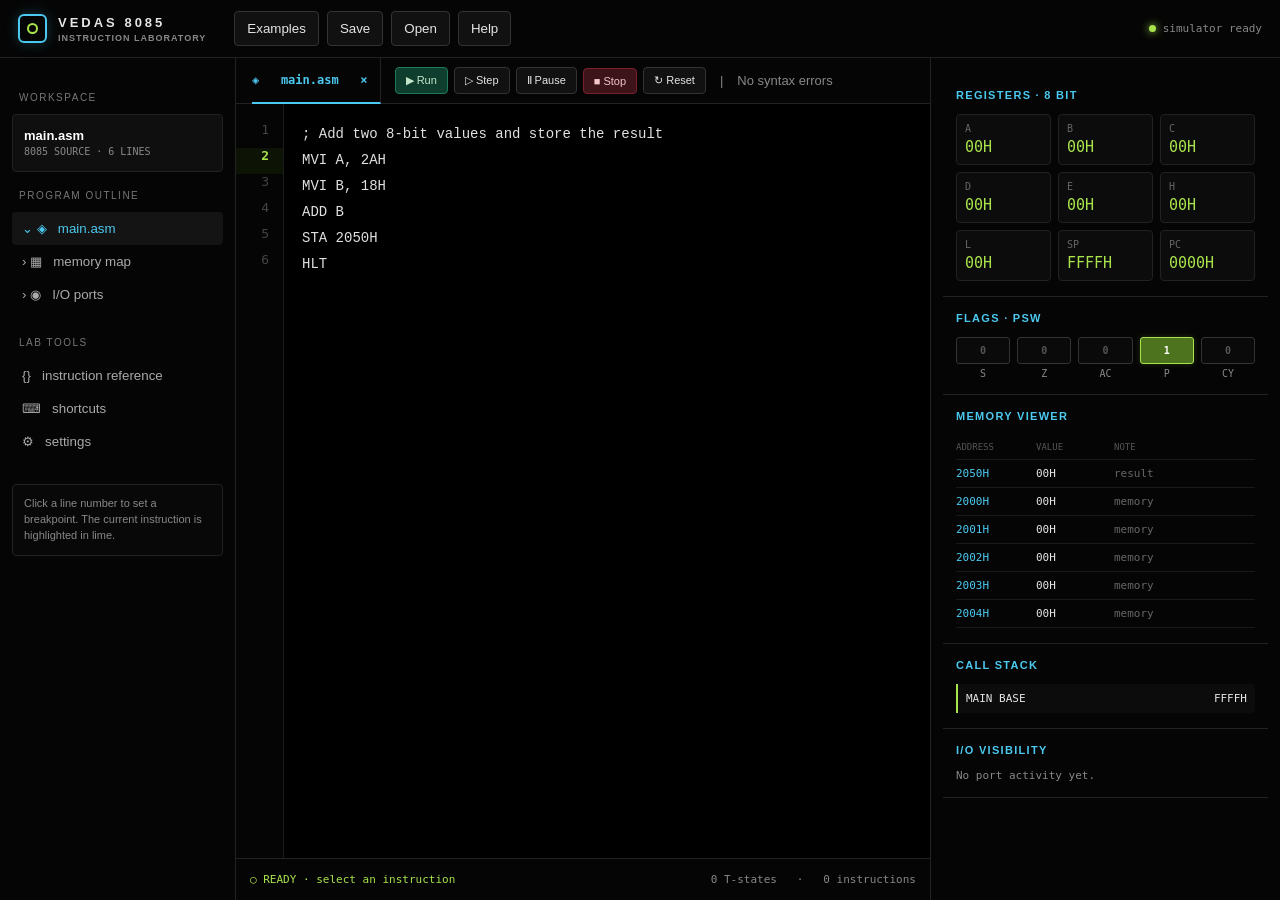
<file: 8085-simulator/index.html>
<!doctype html>
<html lang="en">
<head>
	<meta charset="utf-8">
	<meta name="viewport" content="width=device-width,initial-scale=1">
	<title>VEDAS 8085 Simulator</title>
	<!-- Explicit reference link targeting your custom pitch-black stylesheet -->
	<link rel="stylesheet" href="CSS/simulatorAnimator.css">
</head>
<body>
<div class="app">
	<header class="top">
		<div class="brand"><span class="chip"></span><div>VEDAS 8085<small>INSTRUCTION LABORATORY</small></div></div>
		<div class="top-actions">
			<button id="examples">Examples</button>
			<button id="save">Save</button>
			<button id="open">Open</button>
			<button id="help">Help</button>
		</div>
		<div class="ready"><i></i>simulator ready</div>
	</header>
	
	<div class="body">
		<!-- LEFT WORKSPACE NAVIGATION SIDEBAR -->
		<aside class="side">
			<div class="label">Workspace</div>
			<div class="file"><strong>main.asm</strong><span>8085 SOURCE · <span id="lineCount">6</span> LINES</span></div>
			<div class="label">Program outline</div>
			<div class="tree">
				<button class="active" onclick="openSys()">⌄ ◈ &nbsp; main.asm</button>
				<!-- Binds your buttons instantly to the hidden data popup loops -->
	<button onclick="openMemoryMapPopup()">› ▦ &nbsp; memory map</button>
	<button onclick="openIoPortsPopup()">› ◉ &nbsp; I/O ports</button>
			</div>
			<div class="label">Lab tools</div>
			<div class="tree">
				<!-- Hardwired functional element IDs mapped explicitly to separate JS triggers -->
				<button id="ref">{} &nbsp; instruction reference</button>
				<button id="shortcuts">⌨ &nbsp; shortcuts</button>
				<button id="settings">⚙ &nbsp; settings</button>
			</div>
			<div class="hint">Click a line number to set a breakpoint. The current instruction is highlighted in lime.</div>
		</aside>
		
		<!-- CENTRAL DESIGN CANVAS (Locked grid row heights stop off-screen layout pushing) -->
		<main class="main" style="display: grid; grid-template-rows: 46px 1fr 42px; height: 100%; min-height: 0; max-height: 100%; overflow: hidden;">
			<!-- 1. Top Transport Toolbar -->
			<div class="toolbar" style="height: 46px; display: flex; align-items: center; border-bottom: 1px solid var(--line); padding: 0 16px; gap: 14px;">
				<div class="tab">◈ &nbsp; main.asm &nbsp; ×</div>
				<div class="transport" style="display: flex; gap: 6px;">
					<button class="btn primary" id="run">▶ Run</button>
					<button class="btn" id="step">▷ Step</button>
					<button class="btn" id="pause">Ⅱ Pause</button>
					<button class="btn danger" id="stop">■ Stop</button>
					<button class="btn" id="reset">↻ Reset</button>
				</div>
				<span style="color: var(--muted);">|</span>
				<span id="assemblyState">No syntax errors</span>
				<div class="error" id="error" style="margin-left: auto;"></div>
			</div>
			
			<!-- 2. Scroll-Bound Code Textarea Frame -->
			<div class="editor" style="grid-row: 2; display: grid; grid-template-columns: 48px 1fr; min-height: 0; max-height: 100%; overflow: hidden;">
				<div class="numbers" id="numbers" style="overflow-y: hidden; height: 100%;"></div>
				<textarea id="code" spellcheck="false" style="height: 100%; max-height: 100%; resize: none; overflow-y: auto; display: block; box-sizing: border-box; margin: 0; border: 0; outline: 0; padding: 17px 18px;">; Add two 8-bit values and store the result
MVI A, 2AH
MVI B, 18H
ADD B
STA 2050H
HLT</textarea>
			</div>
			
			<!-- 3. Dynamic Footer Metadata Line -->
			<div class="bottom" style="height: 42px; border-top: 1px solid var(--line); display: flex; align-items: center; justify-content: space-between; padding: 0 14px;">
				<div class="status" id="status">○ READY · select an instruction</div>
				<span class="metrics" id="metrics">0 T-states &nbsp; · &nbsp; 0 instructions</span>
			</div>
		</main>
		
		<!-- RIGHT DIAGNOSTIC REGISTRY SIDEBAR -->
		<aside class="inspect">
			<section class="panel"><h3>Registers · 8 bit</h3><div class="regs" id="regs"></div></section>
			<section class="panel"><h3>Flags · PSW</h3><div class="flags" id="flags"></div></section>
			<section class="panel"><h3>Memory viewer</h3><div class="memory-head"><span>ADDRESS</span><span>VALUE</span><span>NOTE</span></div><div id="memory"></div></section>
			<section class="panel"><h3>Call stack</h3><div class="stack"><span>MAIN BASE</span><span>FFFFH</span></div></section>
			<section class="panel"><h3>I/O visibility</h3><div class="activity" id="io">No port activity yet.</div></section>
		</aside>
	</div>
</div>

<!-- STANDALONE INTERACTIVE FLOATING POPUP DIALOG -->
<div class="modal" id="modal">
	<div class="dialog">
		<h2 id="modalTitle"></h2>
		<div id="modalBody"></div>
		<button class="btn" id="close" style="margin-top: 14px;">Close</button>
	</div>
</div>

<!-- ============================================================================ -->

<!-- SYSTEM POPUP FOR HIDDEN DIAGNOSTICS -->
<div id="hiddenOverlay" style="position: fixed; inset: 0; background: rgba(0,0,0,0.85); display: none; align-items: center; justify-content: center; z-index: 99999; backdrop-filter: blur(4px); font-family: monospace;">
    <div style="background: #0a0a0a; border: 1px solid #333; border-radius: 6px; width: min(450px, 90vw); padding: 20px; box-shadow: 0 20px 80px #000; color: #e5e5e5;">
        <h2 id="hiddenTitle" style="margin: 0 0 12px; color: #4cc9f0; font-size: 13px; text-transform: uppercase; border-bottom: 1px solid #222; padding-bottom: 6px; letter-spacing: 0.5px;"></h2>
        
        <!-- Live hidden metrics scroll box -->
        <div id="hiddenContent" style="max-height: 240px; overflow-y: auto; font-size: 12px; line-height: 1.6;"></div>
        
        <button onclick="document.getElementById('hiddenOverlay').style.display='none'" style="margin-top: 16px; background: #111; border: 1px solid #333; color: #fff; border-radius: 4px; padding: 8px 12px; cursor: pointer; font-size: 11px; font-family: monospace;">Dismiss</button>
    </div>
</div>

<!-- ============================================================================
     CRITICAL REPAIR: LINK ALL SEPARATE INDEPENDENT RUNTIME PROCESSING ENGINES
     ============================================================================ -->
<script src="JS/simulatorEngine.js"></script>
<script src="JS/instructionsEngine.js"></script>
<script src="JS/settingsEngine.js"></script>
<script src="JS/shortCutEngine.js"></script>
<script>
// Open popup container helper
function showHiddenModal(title, html) {
    document.getElementById('hiddenTitle').textContent = title;
    document.getElementById('hiddenContent').innerHTML = html;
    document.getElementById('hiddenOverlay').style.display = 'flex';
}

// 1. RUN MEMORY MAP (Extracts active address data hidden inside "mem")
function openMemoryMapPopup() {
    let activeAddresses = Object.entries(typeof mem !== 'undefined' ? mem : {});
    
    let htmlRows = activeAddresses.map(([address, val]) => {
        let hexAddr = parseInt(address).toString(16).toUpperCase().padStart(4, '0') + 'H';
        let hexVal = val.toString(16).toUpperCase().padStart(2, '0') + 'H';
        return `<div style="display:flex; justify-content:space-between; border-bottom:1px solid #1a1a1a; padding:4px 0;">
            <span style="color:#4cc9f0;">📍 Address: ${hexAddr}</span>
            <span style="color:#a9e34b;">Data: ${hexVal}</span>
        </div>`;
    }).join('');

    let content = htmlRows || '<div style="color:#666; text-align:center; padding:10px;">No memory spaces written yet.</div>';
    showHiddenModal("Hidden Data RAM Allocation Map", content);
}

// 2. RUN I/O PORTS (Extracts signal logs hidden inside "simulatedHardwarePortRegistry")
function openIoPortsPopup() {
    let activePorts = Object.entries(typeof simulatedHardwarePortRegistry !== 'undefined' ? simulatedHardwarePortRegistry : {});
    
    let htmlRows = activePorts.map(([port, val]) => {
        let hexVal = val.toString(16).toUpperCase().padStart(2, '0') + 'H';
        return `<div style="display:flex; justify-content:space-between; border-bottom:1px solid #1a1a1a; padding:4px 0;">
            <span>Channel: [Port ${port.toUpperCase()}]</span>
            <b style="color:#ff9f43;">Signal: ${hexVal}</b>
        </div>`;
    }).join('');

    let content = htmlRows || '<div style="color:#666; text-align:center; padding:10px;">No I/O port traffic captured yet.</div>';
    showHiddenModal("Hidden Peripheral I/O Bus Traffic", content);
}
</script>

</body>
</html>
</file>
<file: 8085-simulator/CSS/simulatorAnimator.css>
:root {
	--bg: #000000;            /* Pitch black background */
	--panel: #0a0a0a;         /* Deep obsidian panel fills */
	--panel2: #111111;        /* Secondary darker structural elements */
	--line: #222222;          /* Monochromatic clean section borders */
	--text: #e5e5e5;          /* Crisp high-contrast near-white text */
	--muted: #888888;         /* Neutral mid-gray accents */
	--cyan: #4cc9f0;          /* Preserved neon interaction accents */
	--lime: #a9e34b;          /* Preserved operational success green */
	--red: #ff6b6b;           /* Preserved danger alerts */
	--orange: #ff9f43;        /* Preserved warning states */
}

* { box-sizing: border-box; }

body {
	margin: 0;
	background: radial-gradient(circle at 70% 0, #161616 0%, #000000 50%);
	color: var(--text);
	font: 13px Arial, sans-serif;
	height: 100vh;
	overflow: hidden;
}

.app {
	height: 100vh;
	display: grid;
	grid-template-rows: 58px 1fr;
}

.top {
	border-bottom: 1px solid var(--line);
	display: flex;
	align-items: center;
	padding: 0 18px;
	gap: 28px;
	background: #050505;
}

.brand {
	display: flex;
	align-items: center;
	gap: 11px;
	font-weight: bold;
	letter-spacing: 3px;
}

.chip {
	width: 29px;
	height: 29px;
	border: 2px solid var(--cyan);
	border-radius: 6px;
	box-shadow: 0 0 14px rgba(76, 201, 240, 0.25);
	position: relative;
}

.chip:after {
	content: "";
	position: absolute;
	inset: 7px;
	border: 2px solid var(--lime);
	border-radius: 50%;
}

.brand small {
	display: block;
	font-size: 9px;
	letter-spacing: 1px;
	color: var(--muted);
	margin-top: 3px;
}

.top button, .btn {
	background: #111111;
	border: 1px solid #333333;
	color: var(--text);
	border-radius: 4px;
	padding: 9px 12px;
	cursor: pointer;
	transition: all 0.15s ease;
}

.top button:hover, .btn:hover {
	border-color: var(--cyan);
	background: #1a1a1a;
	color: white;
}

.top-actions { display: flex; gap: 8px; }

.ready {
	margin-left: auto;
	color: var(--muted);
	font: 11px monospace;
}

.ready i {
	display: inline-block;
	background: var(--lime);
	width: 7px;
	height: 7px;
	border-radius: 50%;
	margin-right: 7px;
	box-shadow: 0 0 8px var(--lime);
}

.body {
	display: grid;
	grid-template-columns: 236px minmax(420px, 1fr) 350px;
	min-height: 0;
	background: var(--bg);
}

.side, .inspect {
	background: #050505;
	padding: 16px 12px;
	overflow: auto;
}

.side { border-right: 1px solid var(--line); }
.inspect { border-left: 1px solid var(--line); }

.label {
	font-size: 10px;
	color: #777777;
	text-transform: uppercase;
	letter-spacing: 1.5px;
	margin: 18px 7px 11px;
}

.file {
	padding: 13px 11px;
	background: #0f0f0f;
	border: 1px solid #222222;
	border-radius: 4px;
}

.file strong { display: block; color: #ffffff; }
.file span { font: 10px monospace; color: var(--muted); }

.tree { margin-bottom: 26px; }

.tree button {
	width: 100%;
	background: transparent;
	border: 0;
	color: #aaaaaa;
	text-align: left;
	padding: 9px 10px;
	cursor: pointer;
	border-radius: 4px;
}

.tree button:hover, .tree .active {
	background: #141414;
	color: var(--cyan);
}

.hint {
	border: 1px solid #222222;
	background: #080808;
	padding: 11px;
	color: #888888;
	line-height: 1.45;
	font-size: 11px;
	border-radius: 4px;
}

.main {
	min-width: 0;
	display: grid;
	grid-template-rows: 46px minmax(0, 1fr) 42px;
	background: #000000;
}

.toolbar {
	border-bottom: 1px solid var(--line);
	display: flex;
	align-items: center;
	gap: 16px;
	padding: 0 16px;
	color: var(--muted);
	background: #050505;
}

.tab {
	color: var(--cyan);
	font: 12px monospace;
	border-bottom: 2px solid var(--cyan);
	height: 46px;
	display: flex;
	align-items: center;
	font-weight: bold;
	padding-right: 12px;
	border-right: 1px solid var(--line);
}

.transport { 
	display: flex; 
	align-items: center; 
	gap: 6px;
}

.btn { font-size: 11px; padding: 6px 10px; }

.btn.primary {
	background: #0f3d2e;
	border-color: #1e7a5c;
	color: #c3e6cb;
}
.btn.primary:hover {
	background: #14523e;
	border-color: var(--lime);
}

.btn.danger {
	background: #3d141a;
	border-color: #7a202d;
	color: #f5c6cb;
}
.btn.danger:hover {
	background: #521921;
	border-color: var(--red);
}

.editor {
	display: grid;
	grid-template-columns: 48px 1fr;
	min-height: 0;
	overflow: hidden;
	background: #020202;
}

.numbers {
	padding-top: 18px;
	text-align: right;
	border-right: 1px solid #1c1c1c;
	color: #444444;
	font: 13px monospace;
	background: #050505;
}

.numbers div {
	height: 26px;
	padding-right: 14px;
	cursor: pointer;
}

.numbers .current {
	color: var(--lime);
	background: #0d1405;
	font-weight: bold;
}

.numbers .break { color: var(--red); font-weight: bold; }

textarea {
	width: 100%;
	height: 100%;
	resize: none;
	border: 0;
	outline: 0;
	background: #000000;
	color: #e0e0e0;
	padding: 17px 18px;
	font: 14px/26px "Courier New", monospace;
	tab-size: 2;
}

.bottom {
	border-top: 1px solid var(--line);
	padding: 0 14px;
	background: #050505;
	display: flex;
	align-items: center;
	justify-content: space-between;
}

.metrics {
	color: var(--muted);
	font: 11px monospace;
}

.status {
	color: var(--lime);
	font: 11px monospace;
}

.panel {
	border-bottom: 1px solid var(--line);
	padding: 15px 13px;
}

.panel h3 {
	font-size: 11px;
	letter-spacing: 1.3px;
	color: var(--cyan);
	margin: 0 0 13px;
	text-transform: uppercase;
}

.regs {
	display: grid;
	grid-template-columns: repeat(3, 1fr);
	gap: 7px;
}

.reg {
	background: #0c0c0c;
	border: 1px solid #222222;
	padding: 8px;
	border-radius: 4px;
}

.reg b {
	font: 10px monospace;
	color: #666666;
	display: block;
}

.reg strong {
	font: 15px monospace;
	color: var(--lime);
	display: block;
	margin-top: 4px;
}

.flags { display: flex; gap: 7px; }

.flag {
	flex: 1;
	text-align: center;
	font: 10px monospace;
	color: #888888;
}

.flag b {
	display: block;
	border: 1px solid #333333;
	border-radius: 3px;
	padding: 7px 2px;
	color: #555555;
	margin-bottom: 4px;
	background: #0a0a0a;
}

.flag.on b {
	background: #4d731e;
	color: #ffffff;
	border-color: var(--lime);
	box-shadow: 0 0 6px rgba(169, 227, 75, 0.2);
}

.stack {
	font: 11px monospace;
	display: flex;
	justify-content: space-between;
	padding: 8px;
	border-left: 2px solid var(--lime);
	background: #0c0c0c;
	border-radius: 0 4px 4px 0;
}

.stack + .stack {
	border-left-color: #333333;
	margin-top: 3px;
}

.memory { overflow: auto; }

.memory-head, .memory-row {
	display: grid;
	grid-template-columns: 72px 70px 1fr;
	gap: 8px;
	font: 11px monospace;
	padding: 7px 0;
	border-bottom: 1px solid #1a1a1a;
}

.memory-head { color: #555555; font-size: 9px; }
.memory-row .addr { color: var(--cyan); }
.memory-row .note { color: #666666; }

.activity { font: 11px monospace; color: #888888; }

.activity div {
	display: flex;
	justify-content: space-between;
	padding: 6px 0;
	border-bottom: 1px solid #1a1a1a;
}

.modal {
	position: fixed;
	inset: 0;
	background: rgba(0, 0, 0, 0.85);
	display: none;
	align-items: center;
	justify-content: center;
	backdrop-filter: blur(4px);
}

.modal.open { display: flex; }

.dialog {
	background: #0a0a0a;
	border: 1px solid #333333;
	border-radius: 6px;
	width: min(520px, 90vw);
	padding: 22px;
	box-shadow: 0 20px 80px rgba(0,0,0,1);
}

.dialog h2 { margin: 0 0 16px; color: var(--cyan); font-size: 18px; }
.dialog p { color: #aaaaaa; line-height: 1.6; }
.example { width: 100%; text-align: left; margin: 7px 0; }
.error { color: var(--red); font: 11px monospace; margin-left: 12px; }

@media(max-width: 1000px) {
	.body { grid-template-columns: 190px 1fr; }
	.inspect {
		grid-column: 1/-1;
		border-left: 0;
		border-top: 1px solid var(--line);
		display: grid;
		grid-template-columns: repeat(3, 1fr);
	}
	.side { display: none; }
	.app { height: auto; min-height: 100vh; }
	.main { min-height: 680px; }
	.inspect .panel { border: 0; }
}
</file>
